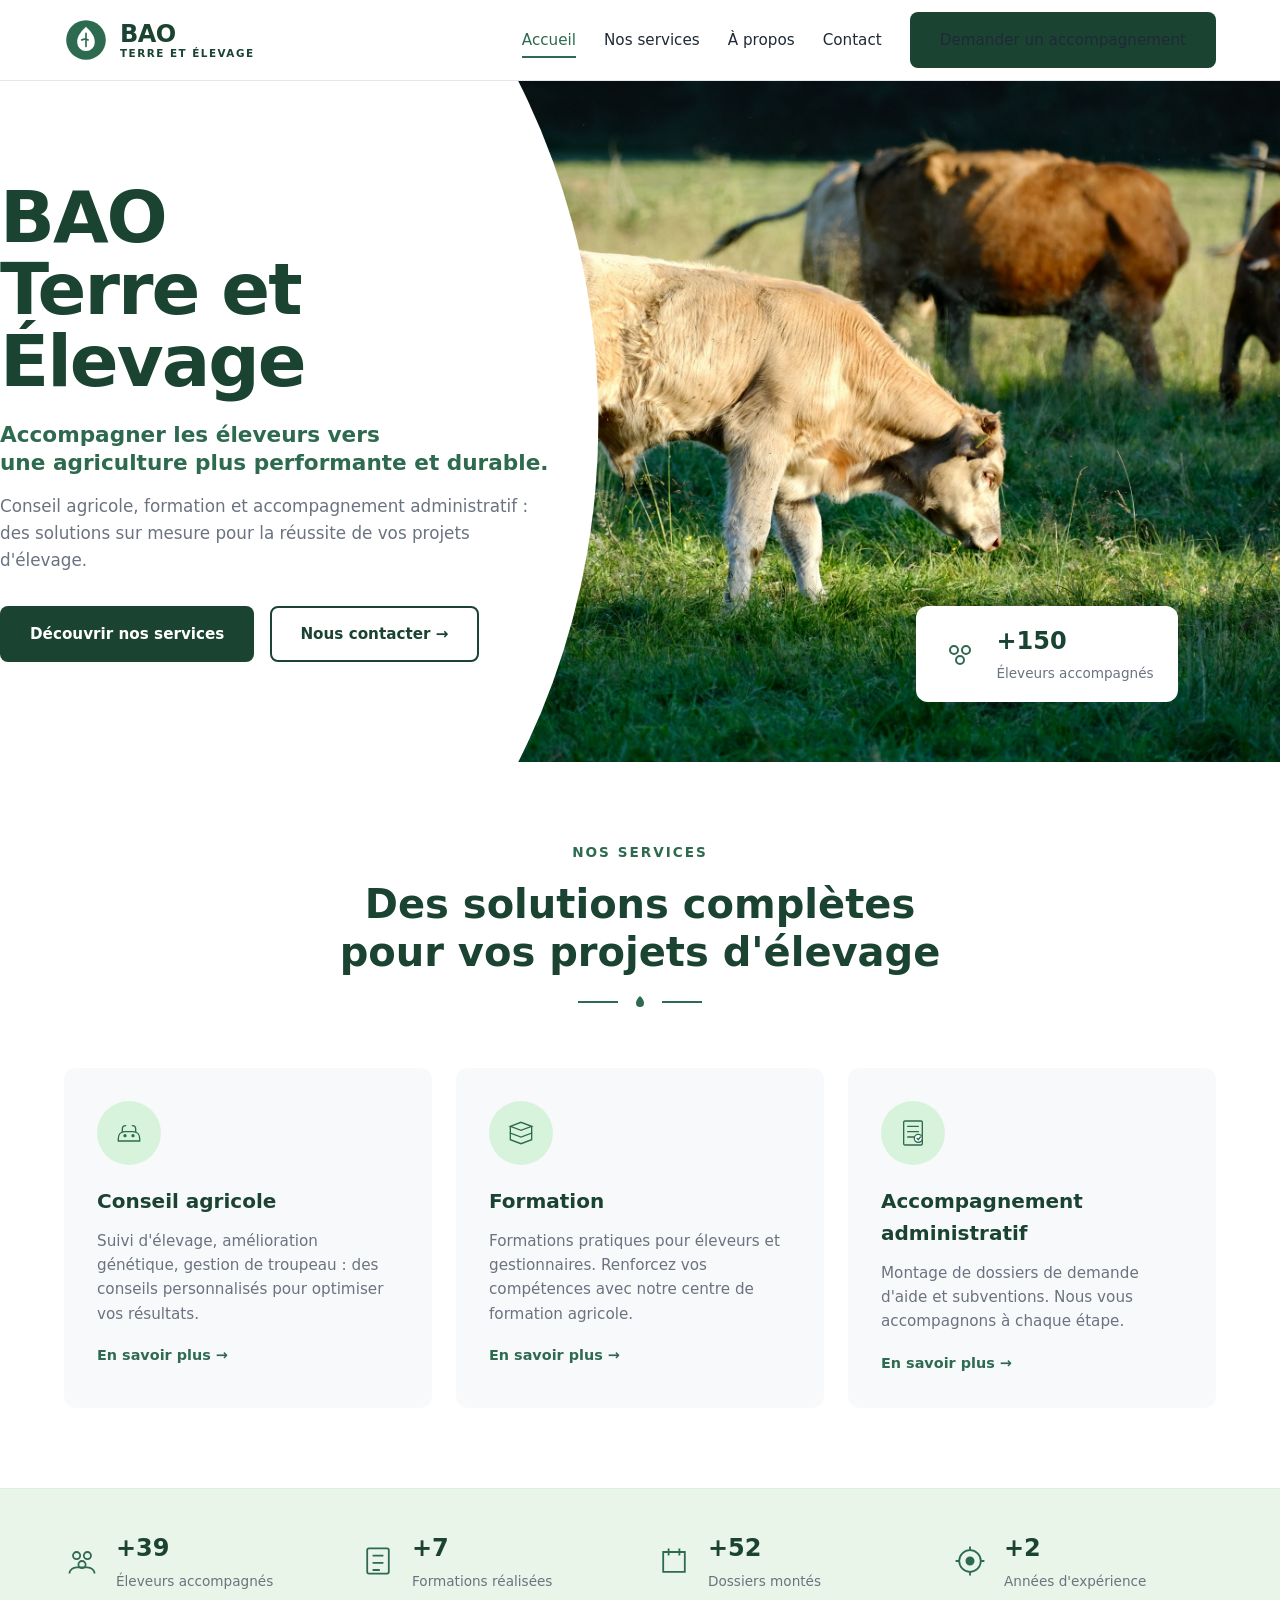
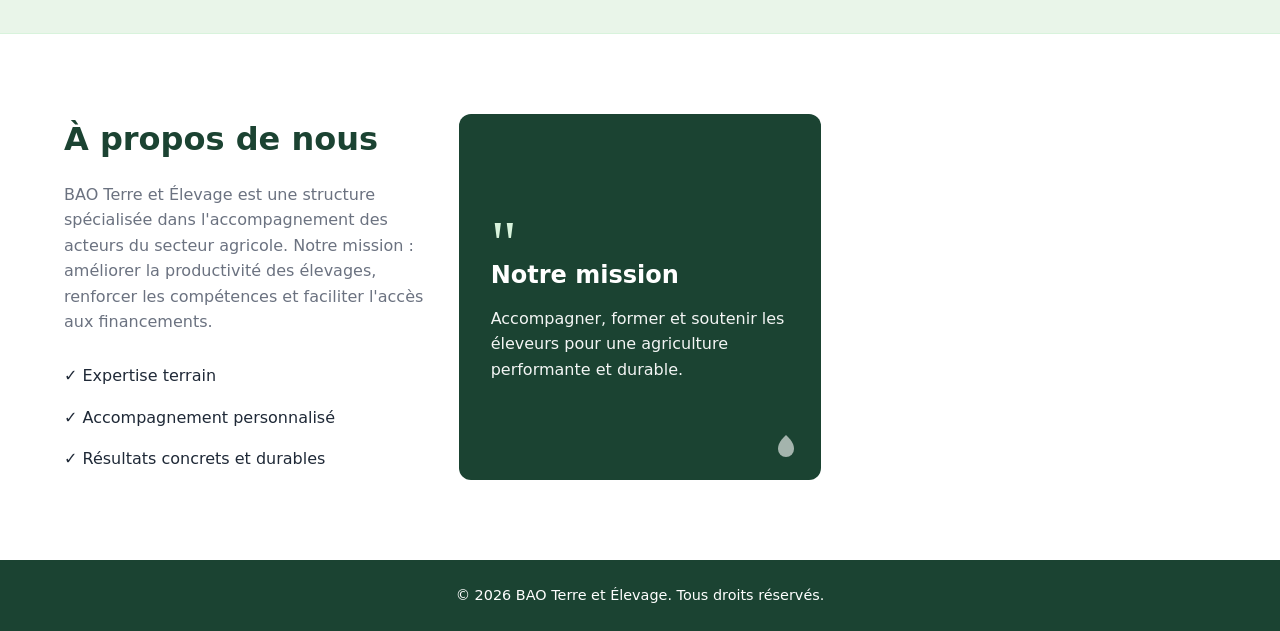
<file: index.html>
<!DOCTYPE html>
<html lang="fr">
<head>
    <meta charset="UTF-8">
    <meta name="viewport" content="width=device-width, initial-scale=1.0">
    <meta name="description" content="BAO Terre et Élevage : Accompagner les éleveurs vers une agriculture performante et durable à Mayotte.">
    <title>BAO Terre et Élevage - Accueil</title>
    <link rel="stylesheet" href="style.css">
</head>
<body>
    <header class="header">
        <div class="container navbar">
            <a href="index.html" class="logo">
                <svg class="logo-icon" viewBox="0 0 40 40" fill="none" xmlns="http://www.w3.org/2000/svg">
                    <circle cx="20" cy="20" r="18" fill="#2D6A4F"/>
                    <path d="M20 8c-4 4-8 8-8 14a8 8 0 0016 0c0-6-4-10-8-14z" fill="#fff"/>
                    <path d="M20 14v12M16 20c2-1 4-1 6 0" stroke="#2D6A4F" stroke-width="1.5" stroke-linecap="round"/>
                </svg>
                <div class="logo-text">
                    <span class="logo-title">BAO</span>
                    <span class="logo-subtitle">TERRE ET ÉLEVAGE</span>
                </div>
            </a>
            <button class="menu-toggle" aria-label="Ouvrir le menu">☰</button>
            
            <nav class="nav-links">
                <a href="index.html" class="active">Accueil</a>
                <a href="services.html">Nos services</a>
                <a href="about.html">À propos</a>

                <a href="contact.html">Contact</a>
                <a href="forms.html" class="btn btn-primary">Demander un accompagnement</a>
            </nav>
        </div>
    </header>

    <main>
        <!-- HERO -->
        <section class="hero">
            <div class="hero-bg">
                <img src="images/hero-img.jpg" alt="Vaches dans un pré">
            </div>
            <div class="hero-shape"></div>
            <div class="hero-content">
                <h1 class="hero-title">BAO<br>Terre et Élevage</h1>
                <p class="hero-subtitle">Accompagner les éleveurs vers<br>une agriculture plus performante et durable.</p>
                <p class="hero-desc">Conseil agricole, formation et accompagnement administratif : des solutions sur mesure pour la réussite de vos projets d'élevage.</p>
                <div class="hero-buttons">
                    <a href="services.html" class="btn btn-primary">Découvrir nos services</a>
                    <a href="contact.html" class="btn btn-outline">Nous contacter →</a>
                </div>
            </div>
            <div class="hero-badge">
                <svg viewBox="0 0 40 40" width="40" height="40" fill="none">
                    <circle cx="14" cy="16" r="4" stroke="#2D6A4F" stroke-width="2"/>
                    <circle cx="26" cy="16" r="4" stroke="#2D6A4F" stroke-width="2"/>
                    <circle cx="20" cy="26" r="4" stroke="#2D6A4F" stroke-width="2"/>
                </svg>
                <div>
                    <strong>+150</strong>
                    <span>Éleveurs accompagnés</span>
                </div>
            </div>
        </section>

        <!-- SERVICES -->
        <section class="section services">
            <div class="container">
                <div class="section-header">
                    <span class="section-label">NOS SERVICES</span>
                    <h2>Des solutions complètes<br>pour vos projets d'élevage</h2>
                    <div class="section-divider">
                        <span></span><svg viewBox="0 0 20 20" width="20" height="20"><path d="M10 4c-2 2-4 4-4 7a4 4 0 008 0c0-3-2-5-4-7z" fill="#2D6A4F"/></svg><span></span>
                    </div>
                </div>
                <div class="services-grid">
                    <article class="service-card">
                        <div class="service-icon">
                            <svg viewBox="0 0 48 48" fill="none" stroke="#2D6A4F" stroke-width="2" stroke-linecap="round">
                                <path d="M8 32c0-6 4-10 10-10h12c6 0 10 4 10 10v4H8v-4z"/>
                                <path d="M14 22v-4c0-3 2-5 5-5M34 22v-4c0-3-2-5-5-5"/>
                                <circle cx="18" cy="28" r="1.5" fill="#2D6A4F"/>
                                <circle cx="30" cy="28" r="1.5" fill="#2D6A4F"/>
                            </svg>
                        </div>
                        <h3>Conseil agricole</h3>
                        <p>Suivi d'élevage, amélioration génétique, gestion de troupeau : des conseils personnalisés pour optimiser vos résultats.</p>
                        <a href="services.html" class="service-link">En savoir plus →</a>
                    </article>
                    <article class="service-card">
                        <div class="service-icon">
                            <svg viewBox="0 0 48 48" fill="none" stroke="#2D6A4F" stroke-width="2" stroke-linecap="round">
                                <path d="M8 14l16-6 16 6-16 6-16-6z"/>
                                <path d="M8 14v10l16 6 16-6V14"/>
                                <path d="M8 24v10l16 6 16-6V24"/>
                            </svg>
                        </div>
                        <h3>Formation</h3>
                        <p>Formations pratiques pour éleveurs et gestionnaires. Renforcez vos compétences avec notre centre de formation agricole.</p>
                        <a href="formations.html" class="service-link">En savoir plus →</a>
                    </article>
                    <article class="service-card">
                        <div class="service-icon">
                            <svg viewBox="0 0 48 48" fill="none" stroke="#2D6A4F" stroke-width="2" stroke-linecap="round">
                                <rect x="10" y="6" width="28" height="36" rx="2"/>
                                <path d="M16 14h16M16 22h16M16 30h10"/>
                                <circle cx="32" cy="32" r="6" fill="#fff"/>
                                <path d="M30 32l2 2 3-4" stroke-width="2"/>
                            </svg>
                        </div>
                        <h3>Accompagnement administratif</h3>
                        <p>Montage de dossiers de demande d'aide et subventions. Nous vous accompagnons à chaque étape.</p>
                        <a href="services.html" class="service-link">En savoir plus →</a>
                    </article>
                </div>
            </div>
        </section>

        <!-- STATS -->
        <section class="stats">
            <div class="container stats-grid">
                <div class="stat-item">
                    <svg viewBox="0 0 40 40" width="36" height="36" fill="none" stroke="#2D6A4F" stroke-width="2">
                        <circle cx="14" cy="14" r="4"/><circle cx="26" cy="14" r="4"/><circle cx="20" cy="24" r="4"/>
                        <path d="M6 34c0-4 4-7 8-7h12c4 0 8 3 8 7"/>
                    </svg>
                    <div><strong>+150</strong><span>Éleveurs accompagnés</span></div>
                </div>
                <div class="stat-item">
                    <svg viewBox="0 0 40 40" width="36" height="36" fill="none" stroke="#2D6A4F" stroke-width="2">
                        <rect x="8" y="6" width="24" height="28" rx="2"/><path d="M14 14h12M14 22h12M14 30h8"/>
                    </svg>
                    <div><strong>+30</strong><span>Formations réalisées</span></div>
                </div>
                <div class="stat-item">
                    <svg viewBox="0 0 40 40" width="36" height="36" fill="none" stroke="#2D6A4F" stroke-width="2">
                        <path d="M8 10h24v22H8z"/><path d="M14 6v8M26 6v8"/>
                    </svg>
                    <div><strong>+200</strong><span>Dossiers montés</span></div>
                </div>
                <div class="stat-item">
                    <svg viewBox="0 0 40 40" width="36" height="36" fill="none" stroke="#2D6A4F" stroke-width="2">
                        <circle cx="20" cy="20" r="12"/><circle cx="20" cy="20" r="4" fill="#2D6A4F"/>
                        <path d="M20 4v4M20 32v4M4 20h4M32 20h4"/>
                    </svg>
                    <div><strong>+10</strong><span>Années d'expérience</span></div>
                </div>
            </div>
        </section>

        <!-- ABOUT -->
        <section class="section about-preview">
            <div class="container about-grid">
                <div class="about-text">
                    <h2>À propos de nous</h2>
                    <p>BAO Terre et Élevage est une structure spécialisée dans l'accompagnement des acteurs du secteur agricole. Notre mission : améliorer la productivité des élevages, renforcer les compétences et faciliter l'accès aux financements.</p>
                    <ul class="feature-list">
                        <li>✓ Expertise terrain</li>
                        <li>✓ Accompagnement personnalisé</li>
                        <li>✓ Résultats concrets et durables</li>
                    </ul>
                </div>

                <div class="mission-card">
                    <div class="quote-mark">"</div>
                    <h3>Notre mission</h3>
                    <p>Accompagner, former et soutenir les éleveurs pour une agriculture performante et durable.</p>
                    <svg class="leaf" viewBox="0 0 30 30" width="30" height="30">
                        <path d="M15 5c-4 4-8 8-8 14a8 8 0 0016 0c0-6-4-10-8-14z" fill="#fff"/>
                    </svg>
                </div>
            </div>
        </section>
    </main>

    <footer class="footer">
        <div class="container">
            <p>© 2026 BAO Terre et Élevage. Tous droits réservés.</p>
        </div>
    </footer>

    <script>
        document.querySelector('.menu-toggle').addEventListener('click', () => {
            document.querySelector('.nav-links').classList.toggle('show');
        });
    </script>
    <script src="script.js"></script>
</body>
</html>
</file>
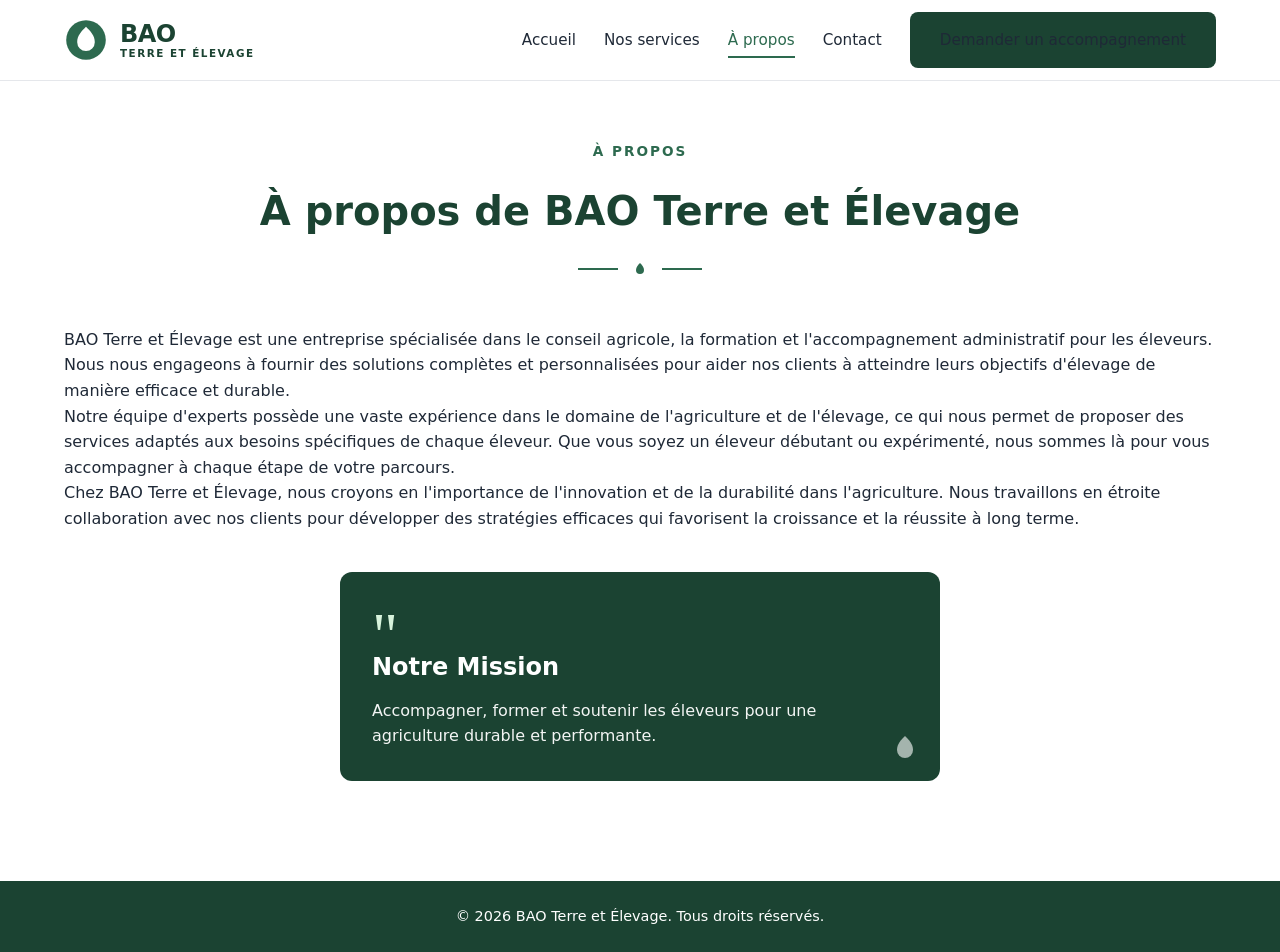
<file: about.html>
<!DOCTYPE html>
<html lang="fr">
<head>
    <meta charset="UTF-8">
    <meta name="viewport" content="width=device-width, initial-scale=1.0">
    <title>À propos - BAO Terre et Élevage</title>
    <link rel="stylesheet" href="style.css">
</head>
<body>
    <header class="header">
        <div class="container navbar">
            <a href="index.html" class="logo">
                <svg class="logo-icon" viewBox="0 0 40 40"><circle cx="20" cy="20" r="18" fill="#2D6A4F"/><path d="M20 8c-4 4-8 8-8 14a8 8 0 0016 0c0-6-4-10-8-14z" fill="#fff"/></svg>
                <div class="logo-text"><span class="logo-title">BAO</span><span class="logo-subtitle">TERRE ET ÉLEVAGE</span></div>
            </a>
            <button class="menu-toggle" aria-label="Ouvrir le menu">☰</button>
            <nav class="nav-links">
                <a href="index.html">Accueil</a>
                <a href="services.html">Nos services</a>
                <a href="about.html" class="active">À propos</a>
                <a href="contact.html">Contact</a>
                <a href="forms.html" class="btn btn-primary">Demander un accompagnement</a>
            </nav>
        </div>
    </header>

    <main class="container page-content">
        <section class="page-header">
            <span class="section-label">À PROPOS</span>
            <h1>À propos de BAO Terre et Élevage</h1>
            <div class="section-divider"><span></span><svg viewBox="0 0 20 20" width="20" height="20"><path d="M10 4c-2 2-4 4-4 7a4 4 0 008 0c0-3-2-5-4-7z" fill="#2D6A4F"/></svg><span></span></div>
        </section>

        <div class="about-full">
            <p class="lead">BAO Terre et Élevage est une entreprise spécialisée dans le conseil agricole, la formation et l'accompagnement administratif pour les éleveurs. Nous nous engageons à fournir des solutions complètes et personnalisées pour aider nos clients à atteindre leurs objectifs d'élevage de manière efficace et durable.</p>
            
            <p>Notre équipe d'experts possède une vaste expérience dans le domaine de l'agriculture et de l'élevage, ce qui nous permet de proposer des services adaptés aux besoins spécifiques de chaque éleveur. Que vous soyez un éleveur débutant ou expérimenté, nous sommes là pour vous accompagner à chaque étape de votre parcours.</p>
            
            <p>Chez BAO Terre et Élevage, nous croyons en l'importance de l'innovation et de la durabilité dans l'agriculture. Nous travaillons en étroite collaboration avec nos clients pour développer des stratégies efficaces qui favorisent la croissance et la réussite à long terme.</p>
        </div>

        <div class="mission-card full">
            <div class="quote-mark">"</div>
            <h2>Notre Mission</h2>
            <p>Accompagner, former et soutenir les éleveurs pour une agriculture durable et performante.</p>
            <svg class="leaf" viewBox="0 0 30 30" width="30" height="30"><path d="M15 5c-4 4-8 8-8 14a8 8 0 0016 0c0-6-4-10-8-14z" fill="#fff"/></svg>
        </div>
    </main>

    <footer class="footer"><div class="container"><p>© 2026 BAO Terre et Élevage. Tous droits réservés.</p></div></footer>
    <script>document.querySelector('.menu-toggle').addEventListener('click', () => document.querySelector('.nav-links').classList.toggle('show'));</script>
    <script src="script.js"></script>
</body>
</html>
</file>
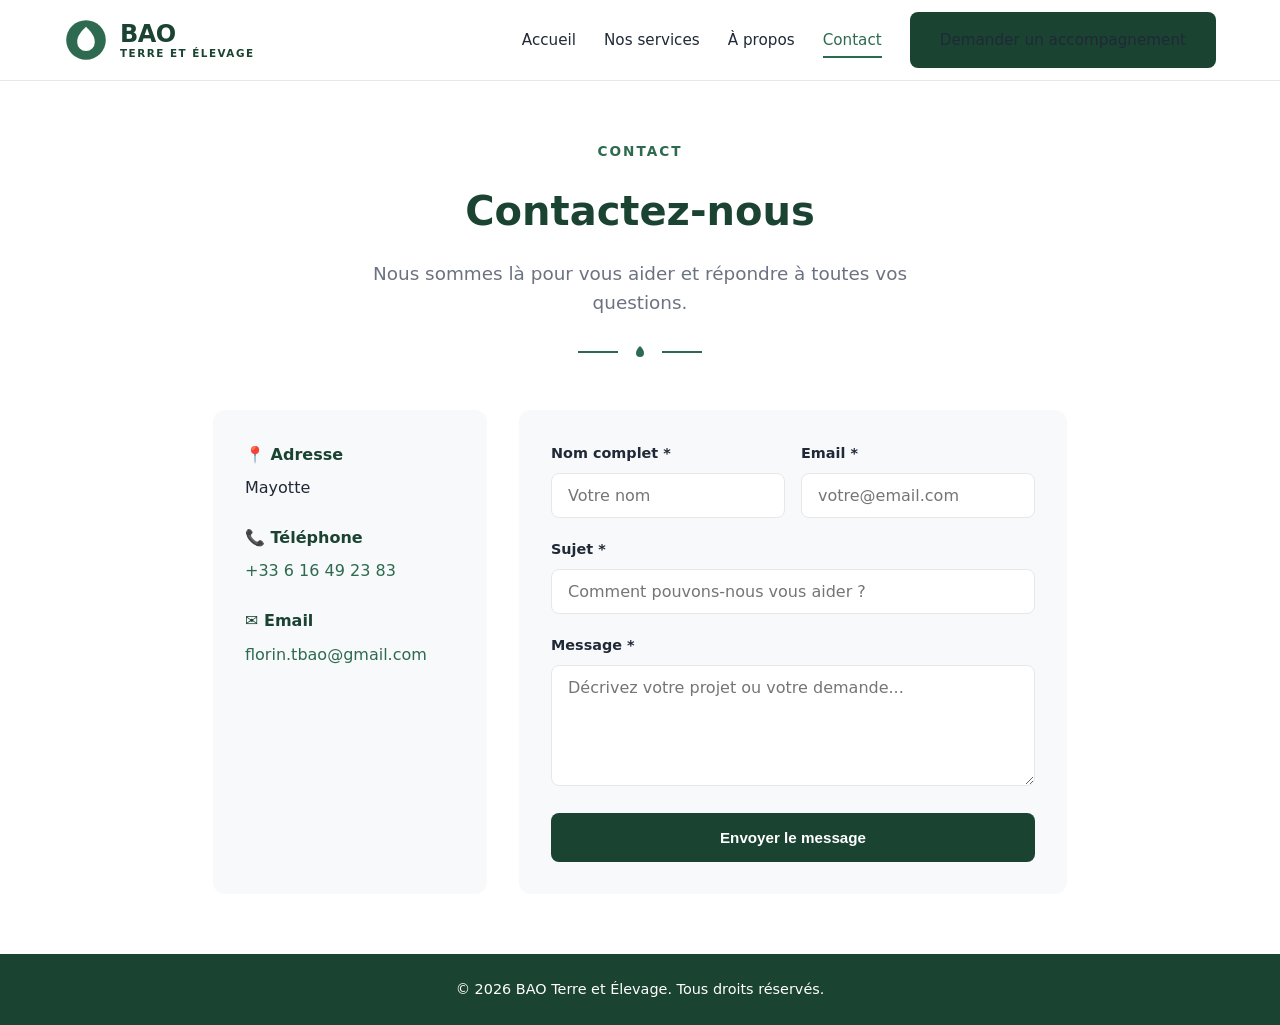
<file: contact.html>
<!DOCTYPE html>
<html lang="fr">
<head>
    <meta charset="UTF-8">
    <meta name="viewport" content="width=device-width, initial-scale=1.0">
    <title>Contact - BAO Terre et Élevage</title>
    <link rel="stylesheet" href="style.css">
</head>
<body>
    <header class="header">
        <div class="container navbar">
            <a href="index.html" class="logo">
                <svg class="logo-icon" viewBox="0 0 40 40"><circle cx="20" cy="20" r="18" fill="#2D6A4F"/><path d="M20 8c-4 4-8 8-8 14a8 8 0 0016 0c0-6-4-10-8-14z" fill="#fff"/></svg>
                <div class="logo-text"><span class="logo-title">BAO</span><span class="logo-subtitle">TERRE ET ÉLEVAGE</span></div>
            </a>
            <button class="menu-toggle" aria-label="Ouvrir le menu">☰</button>
            <nav class="nav-links">
                <a href="index.html">Accueil</a>
                <a href="services.html">Nos services</a>
                <a href="about.html">À propos</a>
                <a href="contact.html" class="active">Contact</a>
                <a href="forms.html" class="btn btn-primary">Demander un accompagnement</a>
            </nav>
        </div>
    </header>

    <main class="container page-content">
        <section class="page-header">
            <span class="section-label">CONTACT</span>
            <h1>Contactez-nous</h1>
            <p class="lead">Nous sommes là pour vous aider et répondre à toutes vos questions.</p>
            <div class="section-divider"><span></span><svg viewBox="0 0 20 20" width="20" height="20"><path d="M10 4c-2 2-4 4-4 7a4 4 0 008 0c0-3-2-5-4-7z" fill="#2D6A4F"/></svg><span></span></div>
        </section>

        <div class="contact-layout">
            <aside class="contact-info">
                <div class="info-item">
                    <h3>📍 Adresse</h3>
                    <p>Mayotte</p>
                </div>
                <div class="info-item">
                    <h3>📞 Téléphone</h3>
                    <p><a href="tel:+33616492383">+33 6 16 49 23 83</a></p>
                </div>
                <div class="info-item">
                    <h3>✉️ Email</h3>
                    <p><a href="mailto:florin.tbao@gmail.com">florin.tbao@gmail.com</a></p>
                </div>
            </aside>

            <section class="contact-form-container">
                <form action="#" method="POST" class="contact-form">
                    <div class="form-row">
                        <div class="form-group">
                            <label for="name">Nom complet *</label>
                            <input type="text" id="name" name="name" required placeholder="Votre nom">
                        </div>
                        <div class="form-group">
                            <label for="email">Email *</label>
                            <input type="email" id="email" name="email" required placeholder="votre@email.com">
                        </div>
                    </div>
                    <div class="form-group">
                        <label for="subject">Sujet *</label>
                        <input type="text" id="subject" name="subject" required placeholder="Comment pouvons-nous vous aider ?">
                    </div>
                    <div class="form-group">
                        <label for="message">Message *</label>
                        <textarea id="message" name="message" rows="5" required placeholder="Décrivez votre projet ou votre demande..."></textarea>
                    </div>
                    <button type="submit" class="btn btn-primary btn-full">Envoyer le message</button>
                </form>
            </section>
        </div>
    </main>

    <footer class="footer"><div class="container"><p>© 2026 BAO Terre et Élevage. Tous droits réservés.</p></div></footer>
    <script>document.querySelector('.menu-toggle').addEventListener('click', () => document.querySelector('.nav-links').classList.toggle('show'));</script>
    <script src="script.js"></script>
</body>
</html>
</file>
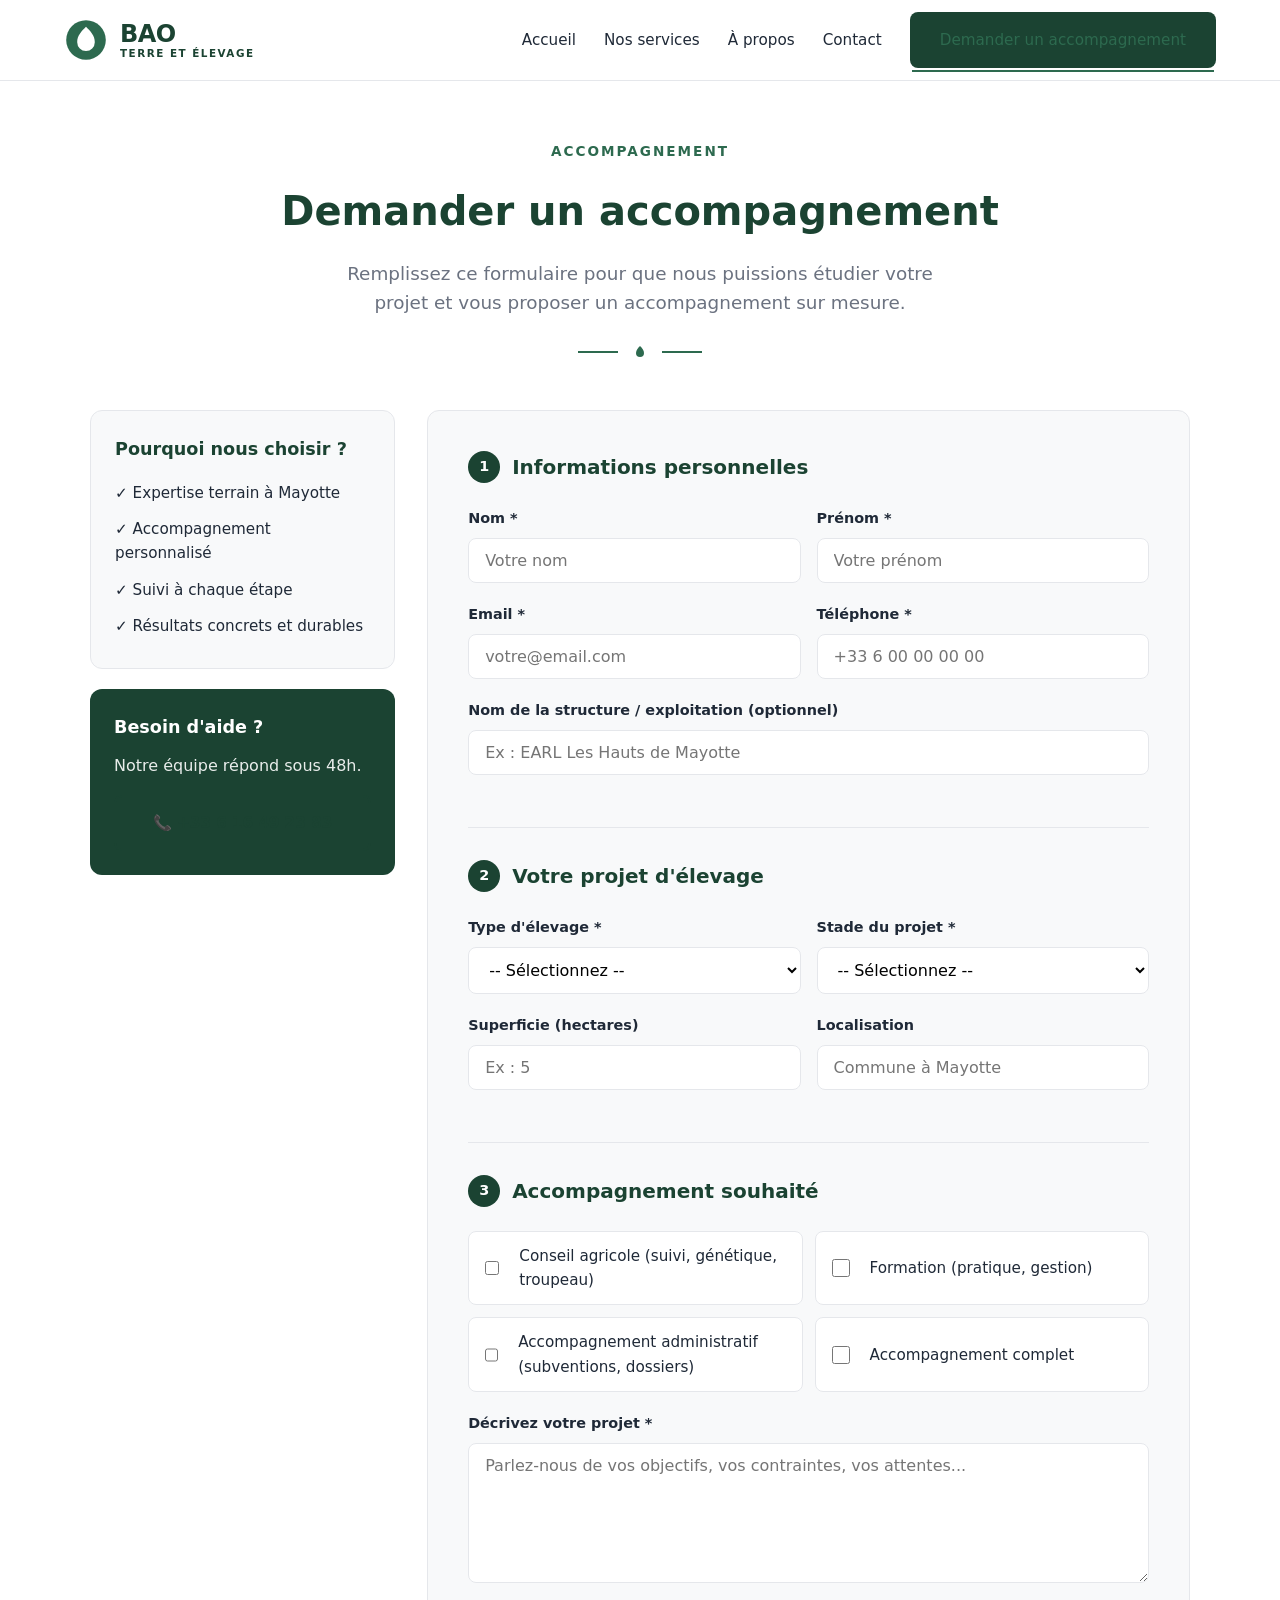
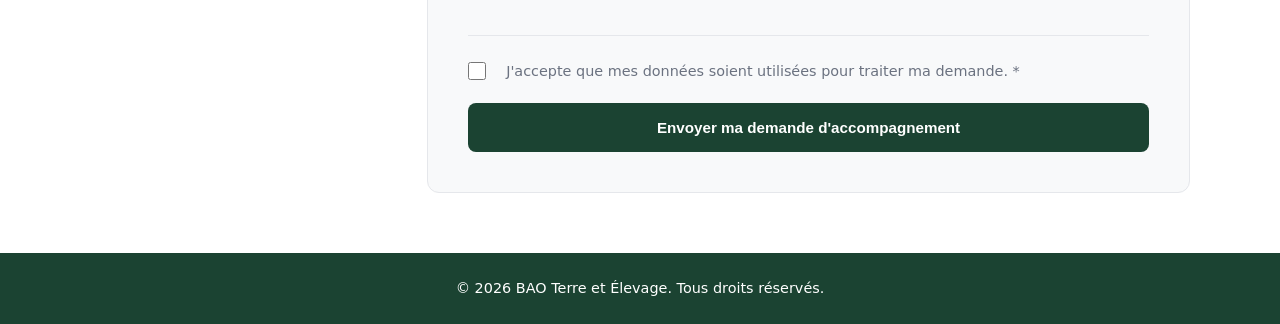
<file: forms.html>
<!DOCTYPE html>
<html lang="fr">
<head>
    <meta charset="UTF-8">
    <meta name="viewport" content="width=device-width, initial-scale=1.0">
    <meta name="description" content="Demandez un accompagnement personnalisé pour votre projet d'élevage à Mayotte.">
    <title>Demander un accompagnement - BAO Terre et Élevage</title>
    <link rel="stylesheet" href="style.css">
</head>
<body>
    <header class="header">
        <div class="container navbar">
            <a href="index.html" class="logo">
                <svg class="logo-icon" viewBox="0 0 40 40">
                    <circle cx="20" cy="20" r="18" fill="#2D6A4F"/>
                    <path d="M20 8c-4 4-8 8-8 14a8 8 0 0016 0c0-6-4-10-8-14z" fill="#fff"/>
                </svg>
                <div class="logo-text">
                    <span class="logo-title">BAO</span>
                    <span class="logo-subtitle">TERRE ET ÉLEVAGE</span>
                </div>
            </a>
            <button class="menu-toggle" aria-label="Ouvrir le menu">☰</button>
            <nav class="nav-links">
                <a href="index.html">Accueil</a>
                <a href="services.html">Nos services</a>
                <a href="about.html">À propos</a>
                <a href="contact.html">Contact</a>
                <a href="forms.html" class="btn btn-primary active">Demander un accompagnement</a>
            </nav>
        </div>
    </header>

    <main class="container page-content">
        <section class="page-header">
            <span class="section-label">ACCOMPAGNEMENT</span>
            <h1>Demander un accompagnement</h1>
            <p class="lead">Remplissez ce formulaire pour que nous puissions étudier votre projet et vous proposer un accompagnement sur mesure.</p>
            <div class="section-divider">
                <span></span>
                <svg viewBox="0 0 20 20" width="20" height="20">
                    <path d="M10 4c-2 2-4 4-4 7a4 4 0 008 0c0-3-2-5-4-7z" fill="#2D6A4F"/>
                </svg>
                <span></span>
            </div>
        </section>

        <div class="form-layout">
            <!-- Sidebar récapitulative -->
            <aside class="form-sidebar">
                <div class="sidebar-card">
                    <h3>Pourquoi nous choisir ?</h3>
                    <ul class="feature-list">
                        <li>✓ Expertise terrain à Mayotte</li>
                        <li>✓ Accompagnement personnalisé</li>
                        <li>✓ Suivi à chaque étape</li>
                        <li>✓ Résultats concrets et durables</li>
                    </ul>
                </div>
                <div class="sidebar-card highlight">
                    <h3>Besoin d'aide ?</h3>
                    <p>Notre équipe répond sous 48h.</p>
                    <a href="tel:+33616492383" class="btn btn-outline btn-full">📞 +33 6 16 49 23 83</a>
                </div>
            </aside>

            <!-- Formulaire -->
            <form action="#" method="POST" class="companion-form">
                <!-- Étape 1 : Informations personnelles -->
                <fieldset class="form-section">
                    <legend class="form-section-title">
                        <span class="step-number">1</span>
                        Informations personnelles
                    </legend>
                    <div class="form-row">
                        <div class="form-group">
                            <label for="lastname">Nom *</label>
                            <input type="text" id="lastname" name="lastname" required placeholder="Votre nom">
                        </div>
                        <div class="form-group">
                            <label for="firstname">Prénom *</label>
                            <input type="text" id="firstname" name="firstname" required placeholder="Votre prénom">
                        </div>
                    </div>
                    <div class="form-row">
                        <div class="form-group">
                            <label for="email">Email *</label>
                            <input type="email" id="email" name="email" required placeholder="votre@email.com">
                        </div>
                        <div class="form-group">
                            <label for="phone">Téléphone *</label>
                            <input type="tel" id="phone" name="phone" required placeholder="+33 6 00 00 00 00">
                        </div>
                    </div>
                    <div class="form-group">
                        <label for="structure">Nom de la structure / exploitation (optionnel)</label>
                        <input type="text" id="structure" name="structure" placeholder="Ex : EARL Les Hauts de Mayotte">
                    </div>
                </fieldset>

                <!-- Étape 2 : Votre projet -->
                <fieldset class="form-section">
                    <legend class="form-section-title">
                        <span class="step-number">2</span>
                        Votre projet d'élevage
                    </legend>
                    <div class="form-row">
                        <div class="form-group">
                            <label for="livestock">Type d'élevage *</label>
                            <select id="livestock" name="livestock" required>
                                <option value="">-- Sélectionnez --</option>
                                <option value="bovin">Bovin (vaches, bœufs)</option>
                                <option value="ovin">Ovin (moutons)</option>
                                <option value="caprin">Caprin (chèvres)</option>
                                <option value="porcin">Porcin</option>
                                <option value="volaille">Volaille</option>
                                <option value="mixte">Élevage mixte</option>
                                <option value="autre">Autre</option>
                            </select>
                        </div>
                        <div class="form-group">
                            <label for="stage">Stade du projet *</label>
                            <select id="stage" name="stage" required>
                                <option value="">-- Sélectionnez --</option>
                                <option value="idee">Idée / Réflexion</option>
                                <option value="creation">Création / Installation</option>
                                <option value="developpement">Développement</option>
                                <option value="optimisation">Optimisation d'une exploitation existante</option>
                            </select>
                        </div>
                    </div>
                    <div class="form-row">
                        <div class="form-group">
                            <label for="area">Superficie (hectares)</label>
                            <input type="number" id="area" name="area" placeholder="Ex : 5" min="0" step="0.5">
                        </div>
                        <div class="form-group">
                            <label for="location">Localisation</label>
                            <input type="text" id="location" name="location" placeholder="Commune à Mayotte">
                        </div>
                    </div>
                </fieldset>

                <!-- Étape 3 : Accompagnement souhaité -->
                <fieldset class="form-section">
                    <legend class="form-section-title">
                        <span class="step-number">3</span>
                        Accompagnement souhaité
                    </legend>
                    <div class="checkbox-group">
                        <label class="checkbox-label">
                            <input type="checkbox" name="support[]" value="conseil">
                            <span class="checkmark"></span>
                            Conseil agricole (suivi, génétique, troupeau)
                        </label>
                        <label class="checkbox-label">
                            <input type="checkbox" name="support[]" value="formation">
                            <span class="checkmark"></span>
                            Formation (pratique, gestion)
                        </label>
                        <label class="checkbox-label">
                            <input type="checkbox" name="support[]" value="administratif">
                            <span class="checkmark"></span>
                            Accompagnement administratif (subventions, dossiers)
                        </label>
                        <label class="checkbox-label">
                            <input type="checkbox" name="support[]" value="complet">
                            <span class="checkmark"></span>
                            Accompagnement complet
                        </label>
                    </div>
                    <div class="form-group">
                        <label for="message">Décrivez votre projet *</label>
                        <textarea id="message" name="message" rows="6" required placeholder="Parlez-nous de vos objectifs, vos contraintes, vos attentes..."></textarea>
                    </div>
                </fieldset>

                <div class="form-footer">
                    <label class="checkbox-label consent">
                        <input type="checkbox" name="consent" required>
                        <span class="checkmark"></span>
                        J'accepte que mes données soient utilisées pour traiter ma demande. *
                    </label>
                    <button type="submit" class="btn btn-primary btn-full">Envoyer ma demande d'accompagnement</button>
                </div>
            </form>
        </div>
    </main>

    <footer class="footer">
        <div class="container">
            <p>© 2026 BAO Terre et Élevage. Tous droits réservés.</p>
        </div>
    </footer>

    <script>
        document.querySelector('.menu-toggle').addEventListener('click', () => {
            document.querySelector('.nav-links').classList.toggle('show');
        });
    </script>
    <script src="script.js"></script>
</body>
</html>
</file>
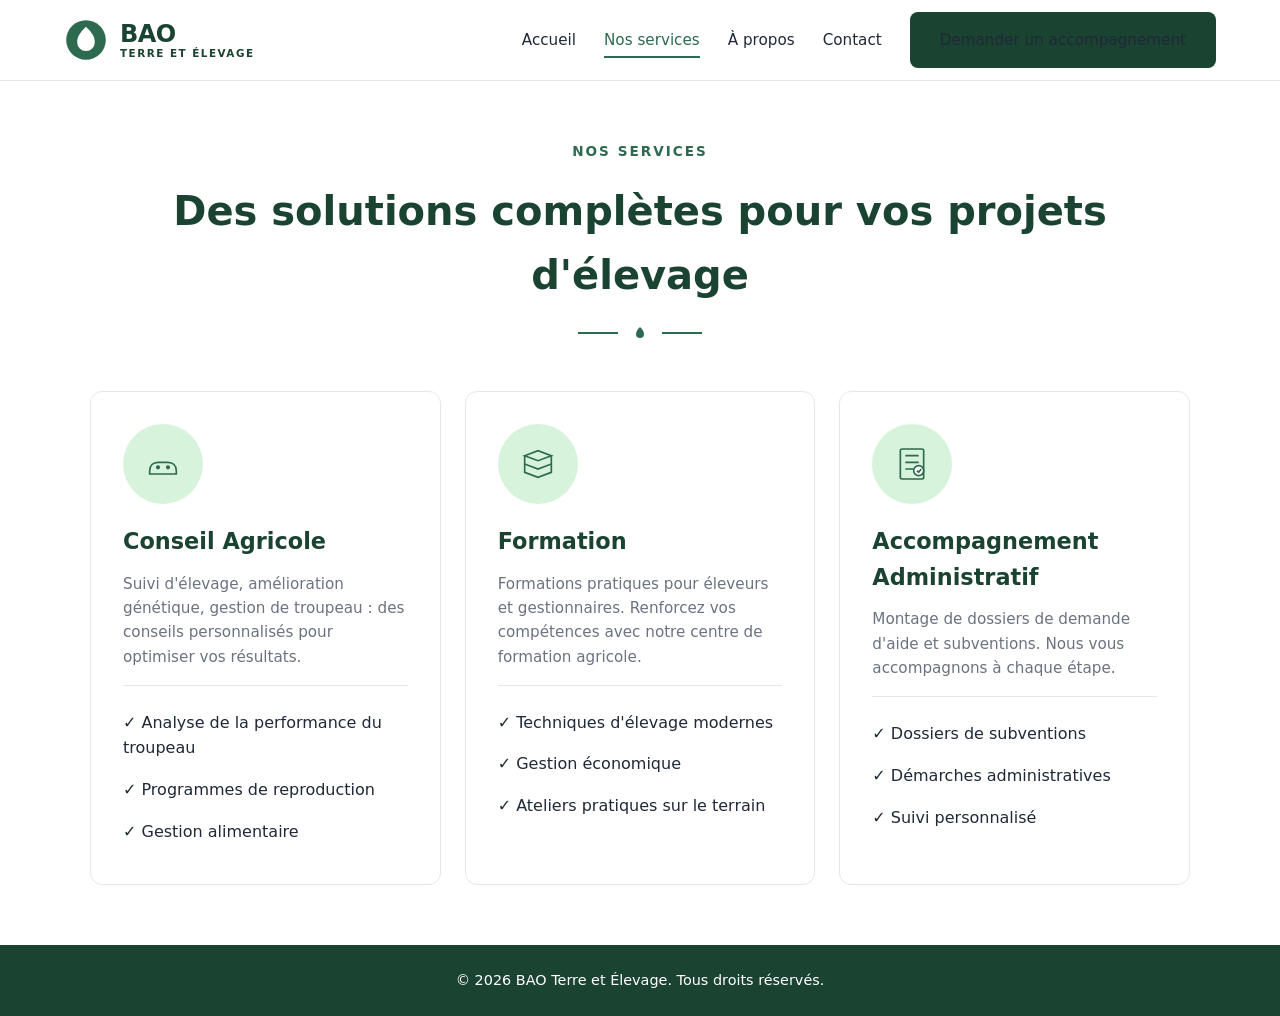
<file: services.html>
<!DOCTYPE html>
<html lang="fr">
<head>
    <meta charset="UTF-8">
    <meta name="viewport" content="width=device-width, initial-scale=1.0">
    <title>Nos Services - BAO Terre et Élevage</title>
    <link rel="stylesheet" href="style.css">
</head>
<body>
    <header class="header">
        <div class="container navbar">
            <a href="index.html" class="logo">
                <svg class="logo-icon" viewBox="0 0 40 40"><circle cx="20" cy="20" r="18" fill="#2D6A4F"/><path d="M20 8c-4 4-8 8-8 14a8 8 0 0016 0c0-6-4-10-8-14z" fill="#fff"/></svg>
                <div class="logo-text"><span class="logo-title">BAO</span><span class="logo-subtitle">TERRE ET ÉLEVAGE</span></div>
            </a>
            <button class="menu-toggle" aria-label="Ouvrir le menu">☰</button>
            <nav class="nav-links">
                <a href="index.html">Accueil</a>
                <a href="services.html" class="active">Nos services</a>
                <a href="about.html">À propos</a>
                <a href="contact.html">Contact</a>
                <a href="forms.html" class="btn btn-primary">Demander un accompagnement</a>
            </nav>
        </div>
    </header>

    <main class="container page-content">
        <section class="page-header">
            <span class="section-label">NOS SERVICES</span>
            <h1>Des solutions complètes pour vos projets d'élevage</h1>
            <div class="section-divider"><span></span><svg viewBox="0 0 20 20" width="20" height="20"><path d="M10 4c-2 2-4 4-4 7a4 4 0 008 0c0-3-2-5-4-7z" fill="#2D6A4F"/></svg><span></span></div>
        </section>

        <div class="services-grid detailed">
            <article class="service-card detailed">
                <div class="service-icon large">
                    <svg viewBox="0 0 48 48" fill="none" stroke="#2D6A4F" stroke-width="2" stroke-linecap="round">
                        <path d="M8 32c0-6 4-10 10-10h12c6 0 10 4 10 10v4H8v-4z"/><circle cx="18" cy="28" r="1.5" fill="#2D6A4F"/><circle cx="30" cy="28" r="1.5" fill="#2D6A4F"/>
                    </svg>
                </div>
                <h2>Conseil Agricole</h2>
                <p>Suivi d'élevage, amélioration génétique, gestion de troupeau : des conseils personnalisés pour optimiser vos résultats.</p>
                <ul class="feature-list">
                    <li>✓ Analyse de la performance du troupeau</li>
                    <li>✓ Programmes de reproduction</li>
                    <li>✓ Gestion alimentaire</li>
                </ul>
            </article>
            <article class="service-card detailed">
                <div class="service-icon large">
                    <svg viewBox="0 0 48 48" fill="none" stroke="#2D6A4F" stroke-width="2"><path d="M8 14l16-6 16 6-16 6-16-6z"/><path d="M8 14v10l16 6 16-6V14"/><path d="M8 24v10l16 6 16-6V24"/></svg>
                </div>
                <h2>Formation</h2>
                <p>Formations pratiques pour éleveurs et gestionnaires. Renforcez vos compétences avec notre centre de formation agricole.</p>
                <ul class="feature-list">
                    <li>✓ Techniques d'élevage modernes</li>
                    <li>✓ Gestion économique</li>
                    <li>✓ Ateliers pratiques sur le terrain</li>
                </ul>
            </article>
            <article class="service-card detailed">
                <div class="service-icon large">
                    <svg viewBox="0 0 48 48" fill="none" stroke="#2D6A4F" stroke-width="2"><rect x="10" y="6" width="28" height="36" rx="2"/><path d="M16 14h16M16 22h16M16 30h10"/><circle cx="32" cy="32" r="6" fill="#fff"/><path d="M30 32l2 2 3-4"/></svg>
                </div>
                <h2>Accompagnement Administratif</h2>
                <p>Montage de dossiers de demande d'aide et subventions. Nous vous accompagnons à chaque étape.</p>
                <ul class="feature-list">
                    <li>✓ Dossiers de subventions</li>
                    <li>✓ Démarches administratives</li>
                    <li>✓ Suivi personnalisé</li>
                </ul>
            </article>
        </div>
    </main>

    <footer class="footer"><div class="container"><p>© 2026 BAO Terre et Élevage. Tous droits réservés.</p></div></footer>
    <script>document.querySelector('.menu-toggle').addEventListener('click', () => document.querySelector('.nav-links').classList.toggle('show'));</script>
    <script src="script.js"></script>
</body>
</html>
</file>
<file: style.css>
/* =========================================
   RESET
   ========================================= */
*, *::before, *::after { margin: 0; padding: 0; box-sizing: border-box; }
html { scroll-behavior: smooth; }

/* =========================================
   VARIABLES — Palette BAO Terre et Élevage
   ========================================= */
:root {
    --color-primary: #1B4332;       /* Vert très foncé (boutons, titres) */
    --color-primary-mid: #2D6A4F;   /* Vert moyen (accents) */
    --color-primary-light: #40916C; /* Vert clair hover */
    --color-accent: #D8F3DC;        /* Vert très clair (fonds, icônes) */
    --color-accent-soft: #E9F5E9;   /* Fond stats */
    --color-bg: #FFFFFF;
    --color-bg-soft: #F8F9FA;       /* Fond sections */
    --color-text: #1F2937;
    --color-muted: #6B7280;
    --color-border: #E5E7EB;
    
    --font-main: 'Inter', 'Segoe UI', system-ui, sans-serif;
    --font-display: 'Inter', system-ui, sans-serif;
    
    --container: 1200px;
    --radius: 12px;
    --radius-sm: 8px;
    --shadow-sm: 0 2px 8px rgba(0,0,0,0.06);
    --shadow-md: 0 8px 24px rgba(0,0,0,0.08);
    --transition: all 0.3s ease;
}

body {
    font-family: var(--font-main);
    background: var(--color-bg);
    color: var(--color-text);
    line-height: 1.6;
    min-height: 100vh;
    display: flex;
    flex-direction: column;
}

.container { max-width: var(--container); margin: 0 auto; padding: 0 24px; }
a { text-decoration: none; color: inherit; transition: var(--transition); }
ul { list-style: none; }
img { max-width: 100%; display: block; }

/* =========================================
   HEADER & NAV
   ========================================= */
.header {
    background: var(--color-bg);
    border-bottom: 1px solid var(--color-border);
    position: sticky;
    top: 0;
    z-index: 100;
}

.navbar {
    display: flex;
    justify-content: space-between;
    align-items: center;
    height: 80px;
}

.logo {
    display: flex;
    align-items: center;
    gap: 12px;
}

.logo-icon { width: 44px; height: 44px; }

.logo-text { display: flex; flex-direction: column; line-height: 1; }
.logo-title {
    font-family: var(--font-display);
    font-weight: 900;
    font-size: 1.5rem;
    color: var(--color-primary);
    letter-spacing: -0.5px;
}
.logo-subtitle {
    font-size: 0.65rem;
    font-weight: 700;
    color: var(--color-primary);
    letter-spacing: 1.5px;
    margin-top: 2px;
}

.nav-links {
    display: flex;
    align-items: center;
    gap: 28px;
}

.nav-links a {
    font-weight: 500;
    font-size: 0.95rem;
    color: var(--color-text);
    position: relative;
}

.nav-links a:hover,
.nav-links a.active { color: var(--color-primary-mid); }

.nav-links a.active::after {
    content: '';
    position: absolute;
    bottom: -6px;
    left: 0;
    width: 100%;
    height: 2px;
    background: var(--color-primary-mid);
}

.menu-toggle {
    display: none; /* Caché sur PC */
    background: none;
    border: none;
    font-size: 2rem; /* Taille de l'icône */
    color: var(--color-primary); /* Vert foncé */
    cursor: pointer;
    padding: 5px;
    line-height: 1;
}

/* =========================================
   BUTTONS
   ========================================= */
.btn {
    display: inline-block;
    padding: 14px 28px;
    border-radius: var(--radius-sm);
    font-weight: 600;
    font-size: 0.95rem;
    text-align: center;
    cursor: pointer;
    border: 2px solid transparent;
    transition: var(--transition);
}

.btn-primary {
    background: var(--color-primary);
    color: white;
}
.btn-primary:hover {
    background: var(--color-primary-mid);
    transform: translateY(-2px);
    box-shadow: var(--shadow-md);
}

.btn-outline {
    background: transparent;
    border-color: var(--color-primary);
    color: var(--color-primary);
}
.btn-outline:hover {
    background: var(--color-primary);
    color: white;
}

.btn-full { width: 100%; }

/* =========================================
   HERO
   ========================================= */
.hero {
    position: relative;
    min-height: 600px;
    overflow: hidden;
    background: var(--color-bg-soft);
}

.hero-bg {
    position: absolute;
    top: 0;
    right: 0;
    width: 65%;
    height: 100%;
}

.hero-bg img {
    width: 100%;
    height: 100%;
    object-fit: cover;
}

.hero-shape {
    position: absolute;
    top: 0;
    left: 0;
    width: 55%;
    height: 100%;
    background: var(--color-bg);
    clip-path: ellipse(85% 100% at 0% 50%);
    z-index: 1;
}

.hero-content {
    position: relative;
    z-index: 2;
    padding: 100px 0;
    max-width: 550px;
   
}

.hero-title {
    font-family: var(--font-display);
    font-weight: 900;
    font-size: 4.5rem;
    line-height: 1;
    color: var(--color-primary);
    margin-bottom: 24px;
    letter-spacing: -2px;
}

.hero-subtitle {
    font-size: 1.35rem;
    font-weight: 600;
    color: var(--color-primary-mid);
    line-height: 1.3;
    margin-bottom: 16px;
}

.hero-desc {
    color: var(--color-muted);
    font-size: 1.05rem;
    margin-bottom: 32px;
}

.hero-buttons { display: flex; gap: 16px; flex-wrap: wrap; }

.hero-badge {
    position: absolute;
    bottom: 60px;
    right: 8%;
    z-index: 3;
    background: white;
    padding: 16px 24px;
    border-radius: var(--radius);
    box-shadow: var(--shadow-md);
    display: flex;
    align-items: center;
    gap: 16px;
}

.hero-badge strong {
    display: block;
    font-size: 1.5rem;
    color: var(--color-primary);
    font-weight: 800;
}

.hero-badge span {
    font-size: 0.85rem;
    color: var(--color-muted);
}

/* =========================================
   SECTIONS
   ========================================= */
.section { padding: 80px 0; }

.section-header { text-align: center; margin-bottom: 56px; }

.section-label {
    display: block;
    font-size: 0.85rem;
    font-weight: 700;
    color: var(--color-primary-mid);
    letter-spacing: 2px;
    margin-bottom: 16px;
}

.section-header h2 {
    font-family: var(--font-display);
    font-weight: 800;
    font-size: 2.5rem;
    color: var(--color-primary);
    line-height: 1.2;
    margin-bottom: 16px;
}

.section-divider {
    display: flex;
    align-items: center;
    justify-content: center;
    gap: 12px;
}

.section-divider span {
    width: 40px;
    height: 2px;
    background: var(--color-primary-mid);
}

/* =========================================
   SERVICES
   ========================================= */
.services-grid {
    display: grid;
    grid-template-columns: repeat(3, 1fr);
    gap: 24px;
}

.service-card {
    background: var(--color-bg-soft);
    padding: 32px;
    border-radius: var(--radius);
    transition: var(--transition);
    border: 1px solid transparent;
}

.service-card:hover {
    background: white;
    box-shadow: var(--shadow-md);
    border-color: var(--color-accent);
    transform: translateY(-4px);
}

.service-icon {
    width: 64px;
    height: 64px;
    background: var(--color-accent);
    border-radius: 50%;
    display: flex;
    align-items: center;
    justify-content: center;
    margin-bottom: 20px;
}

.service-icon svg { width: 32px; height: 32px; }

.service-card h3 {
    font-size: 1.25rem;
    font-weight: 700;
    color: var(--color-primary);
    margin-bottom: 12px;
}

.service-card p {
    color: var(--color-muted);
    margin-bottom: 16px;
    font-size: 0.95rem;
}

.service-link {
    color: var(--color-primary-mid);
    font-weight: 600;
    font-size: 0.9rem;
}

.service-link:hover { color: var(--color-primary); }

/* =========================================
   STATS
   ========================================= */
.stats {
    background: var(--color-accent-soft);
    padding: 40px 0;
    border-top: 1px solid var(--color-accent);
    border-bottom: 1px solid var(--color-accent);
}

.stats-grid {
    display: grid;
    grid-template-columns: repeat(4, 1fr);
    gap: 32px;
}

.stat-item {
    display: flex;
    align-items: center;
    gap: 16px;
}

.stat-item strong {
    display: block;
    font-size: 1.5rem;
    font-weight: 800;
    color: var(--color-primary);
}

.stat-item span {
    font-size: 0.85rem;
    color: var(--color-muted);
}

/* =========================================
   ABOUT PREVIEW
   ========================================= */
.about-grid {
    display: grid;
    grid-template-columns: 1fr 1fr 1fr;
    gap: 32px;
    align-items: center;
}

.about-text h2 {
    font-family: var(--font-display);
    font-weight: 800;
    font-size: 2rem;
    color: var(--color-primary);
    margin-bottom: 16px;
}

.about-text p { color: var(--color-muted); margin-bottom: 20px; }

.feature-list li {
    padding: 8px 0;
    color: var(--color-text);
    font-weight: 500;
}

.about-image img {
    border-radius: var(--radius);
    box-shadow: var(--shadow-md);
    height: 100%;
    object-fit: cover;
}

.mission-card {
    background: var(--color-primary);
    color: white;
    padding: 32px;
    border-radius: var(--radius);
    position: relative;
    height: 100%;
    display: flex;
    flex-direction: column;
    justify-content: center;
}

.mission-card.full { max-width: 600px; margin: 40px auto; }

.quote-mark {
    font-size: 4rem;
    line-height: 1;
    color: var(--color-accent);
    font-family: Georgia, serif;
    margin-bottom: -20px;
}

.mission-card h3,
.mission-card h2 {
    font-size: 1.5rem;
    font-weight: 700;
    margin-bottom: 12px;
}

.mission-card p { font-size: 1rem; opacity: 0.95; }

.leaf {
    position: absolute;
    bottom: 20px;
    right: 20px;
    opacity: 0.6;
}

/* =========================================
   PAGE HEADER (about, services, contact)
   ========================================= */
.page-content { padding: 60px 24px; flex: 1; }

.page-header {
    text-align: center;
    margin-bottom: 48px;
}

.page-header h1 {
    font-family: var(--font-display);
    font-weight: 800;
    font-size: 2.5rem;
    color: var(--color-primary);
    margin-bottom: 16px;
}

.page-header .lead {
    font-size: 1.15rem;
    color: var(--color-muted);
    max-width: 600px;
    margin: 0 auto 24px;
}

/* =========================================
   CONTACT
   ========================================= */
.contact-layout {
    display: grid;
    grid-template-columns: 1fr 2fr;
    gap: 32px;
    max-width: 1000px;
    margin: 0 auto;
}

.contact-info {
    background: var(--color-bg-soft);
    padding: 32px;
    border-radius: var(--radius);
}

.info-item { margin-bottom: 24px; }
.info-item:last-child { margin-bottom: 0; }
.info-item h3 {
    font-size: 1rem;
    font-weight: 700;
    color: var(--color-primary);
    margin-bottom: 8px;
}
.info-item a { color: var(--color-primary-mid); }
.info-item a:hover { text-decoration: underline; }

.contact-form-container {
    background: var(--color-bg-soft);
    padding: 32px;
    border-radius: var(--radius);
}

.form-row {
    display: grid;
    grid-template-columns: 1fr 1fr;
    gap: 16px;
}

.form-group { margin-bottom: 20px; }

.form-group label {
    display: block;
    font-weight: 600;
    margin-bottom: 8px;
    font-size: 0.9rem;
    color: var(--color-text);
}

.form-group input,
.form-group textarea {
    width: 100%;
    padding: 12px 16px;
    border: 1px solid var(--color-border);
    border-radius: var(--radius-sm);
    font-family: inherit;
    font-size: 1rem;
    transition: var(--transition);
    background: white;
}

.form-group input:focus,
.form-group textarea:focus {
    outline: none;
    border-color: var(--color-primary-mid);
    box-shadow: 0 0 0 3px var(--color-accent);
}

/* =========================================
   SERVICES DETAILED
   ========================================= */
.services-grid.detailed {
    grid-template-columns: repeat(3, 1fr);
    max-width: 1100px;
    margin: 0 auto;
}

.service-card.detailed {
    background: white;
    border: 1px solid var(--color-border);
}

.service-icon.large { width: 80px; height: 80px; }
.service-icon.large svg { width: 40px; height: 40px; }

.service-card.detailed h2 {
    font-size: 1.4rem;
    color: var(--color-primary);
    margin-bottom: 12px;
}

.service-card.detailed .feature-list {
    margin-top: 16px;
    padding-top: 16px;
    border-top: 1px solid var(--color-border);
}

/* =========================================
   FOOTER
   ========================================= */
.footer {
    background: var(--color-primary);
    color: white;
    text-align: center;
    padding: 24px 0;
    margin-top: auto;
    font-size: 0.9rem;
}

/* =========================================
   ANIMATIONS
   ========================================= */
@keyframes fadeInUp {
    from { opacity: 0; transform: translateY(30px); }
    to { opacity: 1; transform: translateY(0); }
}

.animate-fade-in { animation: fadeInUp 0.8s ease-out forwards; }

/* =========================================
   RESPONSIVE
   ========================================= */
@media (max-width: 992px) {
    .hero-title { font-size: 3.5rem; }
    .services-grid,
    .services-grid.detailed { grid-template-columns: repeat(2, 1fr); }
    .stats-grid { grid-template-columns: repeat(2, 1fr); }
    .about-grid { grid-template-columns: 1fr; }
    .contact-layout { grid-template-columns: 1fr; }
}

@media (max-width: 768px) {
    .menu-toggle { display: block; }
    .nav-links {
        display: none;
        position: absolute;
        top: 80px;
        left: 0;
        width: 100%;
        background: white;
        flex-direction: column;
        padding: 24px;
        box-shadow: var(--shadow-md);
        border-top: 1px solid var(--color-border);
        gap: 16px;
    }
    .nav-links.show { display: flex; }
    .nav-links a.active::after { display: none; }

    .hero { min-height: auto; }
    .hero-bg { width: 100%; opacity: 0.3; }
    .hero-shape { display: none; }
    .hero-content { padding: 60px 0; max-width: 100%; }
    .hero-title { font-size: 2.5rem; }
    .hero-subtitle { font-size: 1.1rem; }
    .hero-badge { position: static; margin: 24px auto; max-width: 280px; }

    .section-header h2,
    .page-header h1 { font-size: 1.8rem; }

    .services-grid,
    .services-grid.detailed { grid-template-columns: 1fr; }
    .stats-grid { grid-template-columns: 1fr; }
    .form-row { grid-template-columns: 1fr; }

    .btn { width: 100%; }
    .hero-buttons { flex-direction: column; }
}

/* =========================================
   FORMULAIRE D'ACCOMPAGNEMENT
   ========================================= */
.form-layout {
    display: grid;
    grid-template-columns: 1fr 2.5fr;
    gap: 32px;
    max-width: 1100px;
    margin: 0 auto;
    align-items: start;
}

.form-sidebar {
    display: flex;
    flex-direction: column;
    gap: 20px;
    position: sticky;
    top: 100px;
}

.sidebar-card {
    background: var(--color-bg-soft);
    padding: 24px;
    border-radius: var(--radius);
    border: 1px solid var(--color-border);
}

.sidebar-card h3 {
    font-size: 1.1rem;
    color: var(--color-primary);
    margin-bottom: 12px;
}

.sidebar-card.highlight {
    background: var(--color-primary);
    color: white;
    border: none;
}

.sidebar-card.highlight h3 { color: white; }
.sidebar-card.highlight p { opacity: 0.9; margin-bottom: 16px; }

.sidebar-card .feature-list li {
    padding: 6px 0;
    font-size: 0.95rem;
}

/* Formulaire principal */
.companion-form {
    background: var(--color-bg-soft);
    padding: 40px;
    border-radius: var(--radius);
    border: 1px solid var(--color-border);
}

.form-section {
    border: none;
    margin-bottom: 32px;
    padding-bottom: 32px;
    border-bottom: 1px solid var(--color-border);
}

.form-section:last-of-type {
    border-bottom: none;
    margin-bottom: 0;
    padding-bottom: 0;
}

.form-section-title {
    display: flex;
    align-items: center;
    gap: 12px;
    font-size: 1.25rem;
    font-weight: 700;
    color: var(--color-primary);
    margin-bottom: 24px;
    font-family: var(--font-display);
}

.step-number {
    display: inline-flex;
    align-items: center;
    justify-content: center;
    width: 32px;
    height: 32px;
    background: var(--color-primary);
    color: white;
    border-radius: 50%;
    font-size: 0.9rem;
    font-weight: 700;
}

/* Select styling */
.form-group select {
    width: 100%;
    padding: 12px 16px;
    border: 1px solid var(--color-border);
    border-radius: var(--radius-sm);
    font-family: inherit;
    font-size: 1rem;
    background: white;
    cursor: pointer;
    transition: var(--transition);
}

.form-group select:focus {
    outline: none;
    border-color: var(--color-primary-mid);
    box-shadow: 0 0 0 3px var(--color-accent);
}

/* Checkboxes personnalisées */
.checkbox-group {
    display: grid;
    grid-template-columns: 1fr 1fr;
    gap: 12px;
    margin-bottom: 20px;
}

.checkbox-label {
    display: flex;
    align-items: center;
    gap: 10px;
    padding: 12px 16px;
    background: white;
    border: 1px solid var(--color-border);
    border-radius: var(--radius-sm);
    cursor: pointer;
    transition: var(--transition);
    font-size: 0.95rem;
}

.checkbox-label:hover {
    border-color: var(--color-primary-mid);
    background: var(--color-accent-soft);
}

.checkbox-label input[type="checkbox"] {
    width: 18px;
    height: 18px;
    accent-color: var(--color-primary);
    cursor: pointer;
}

.checkbox-label.consent {
    background: transparent;
    border: none;
    padding: 0;
    margin-bottom: 20px;
    font-size: 0.9rem;
    color: var(--color-muted);
}

.form-footer {
    margin-top: 24px;
    padding-top: 24px;
    border-top: 1px solid var(--color-border);
}

/* =========================================
   RESPONSIVE FORMS
   ========================================= */
@media (max-width: 992px) {
    .form-layout {
        grid-template-columns: 1fr;
    }
    .form-sidebar {
        position: static;
        flex-direction: row;
    }
    .sidebar-card { flex: 1; }
}

@media (max-width: 768px) {
    .companion-form { padding: 24px; }
    .checkbox-group { grid-template-columns: 1fr; }
    .form-sidebar { flex-direction: column; }
}

@media (max-width: 768px) {
    .menu-toggle {
        display: block; /* Affiché sur mobile */
    }
}
</file>
